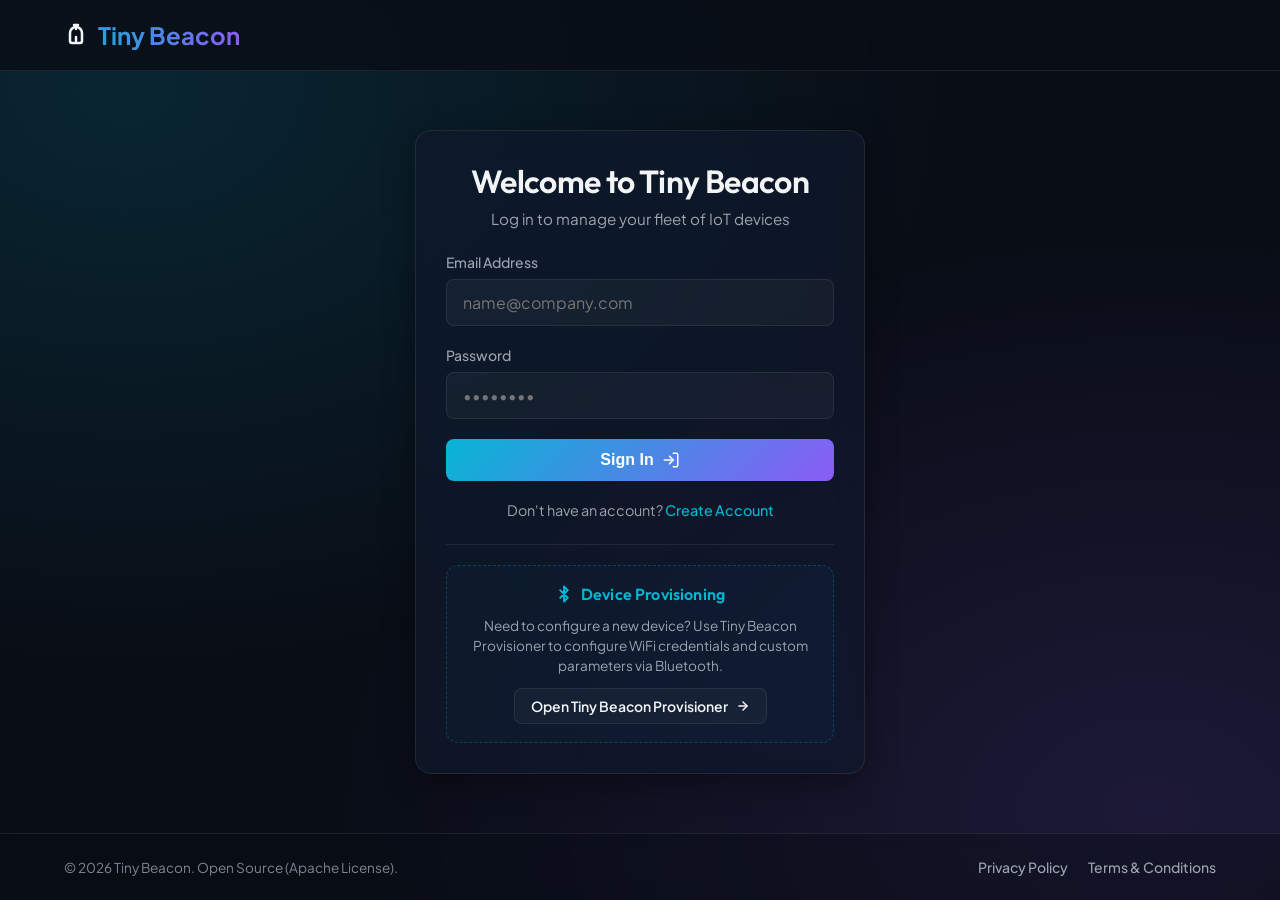
<file: backend/static/index.html>
<!DOCTYPE html>
<html lang="en">

<head>
    <meta charset="UTF-8">
    <meta name="viewport" content="width=device-width, initial-scale=1.0">
    <title>Tiny Beacon - Publisher Portal</title>
    <link rel="stylesheet" href="style.css">
    <script src="https://code.jquery.com/jquery-3.7.1.min.js"></script>
</head>

<body>
    <header>
        <div class="nav-container">
            <div class="logo">
                <svg width="24" height="24" viewBox="0 0 24 24" fill="none" stroke="currentColor" stroke-width="2.5"
                    stroke-linecap="round" stroke-linejoin="round">
                    <path d="M18 10a6 6 0 0 0-12 0v8a2 2 0 0 0 2 2h8a2 2 0 0 0 2-2v-8Z" />
                    <path d="M12 14v4" />
                    <path d="M10 2h4" />
                    <path d="M12 2v4" />
                </svg>
                Tiny Beacon
            </div>
        </div>
    </header>

    <main class="auth-wrapper">
        <div class="glass-card auth-card">

            <!-- ALERT BANNER -->
            <div id="alert-box" class="alert"></div>

            <!-- LOGIN FORM -->
            <div id="login-section">
                <div class="auth-header">
                    <h2>Welcome to Tiny Beacon</h2>
                    <p>Log in to manage your fleet of IoT devices</p>
                </div>
                <form id="login-form">
                    <div class="form-group">
                        <label for="login-email">Email Address</label>
                        <input type="email" id="login-email" required placeholder="name@company.com">
                    </div>
                    <div class="form-group">
                        <label for="login-password">Password</label>
                        <input type="password" id="login-password" required placeholder="••••••••">
                    </div>
                    <button type="submit" class="btn btn-primary">
                        Sign In
                        <svg width="18" height="18" viewBox="0 0 24 24" fill="none" stroke="currentColor"
                            stroke-width="2" stroke-linecap="round" stroke-linejoin="round">
                            <path d="M15 3h4a2 2 0 0 1 2 2v14a2 2 0 0 1-2 2h-4" />
                            <polyline points="10 17 15 12 10 7" />
                            <line x1="15" y1="12" x2="3" y2="12" />
                        </svg>
                    </button>
                </form>
                <div class="auth-footer">
                    Don't have an account? <a href="#" id="go-to-register">Create Account</a>
                </div>
            </div>

            <!-- REGISTRATION FORM -->
            <div id="register-section" style="display: none;">
                <div class="auth-header">
                    <h2>Get Started</h2>
                    <p>Create a publisher account to provision your IoT devices</p>
                </div>
                <form id="register-form">
                    <div class="form-group">
                        <label for="reg-name">Company / Publisher Name</label>
                        <input type="text" id="reg-name" required placeholder="e.g. Acme Sensors Ltd">
                    </div>
                    <div class="form-group">
                        <label for="reg-email">Email Address</label>
                        <input type="email" id="reg-email" required placeholder="name@company.com">
                    </div>
                    <div class="form-group">
                        <label for="reg-password">Password</label>
                        <input type="password" id="reg-password" required placeholder="••••••••">
                    </div>
                    <button type="submit" class="btn btn-primary">
                        Register Account
                        <svg width="18" height="18" viewBox="0 0 24 24" fill="none" stroke="currentColor"
                            stroke-width="2" stroke-linecap="round" stroke-linejoin="round">
                            <path d="M16 21v-2a4 4 0 0 0-4-4H6a4 4 0 0 0-4 4v2" />
                            <circle cx="9" cy="7" r="4" />
                            <line x1="19" y1="8" x2="19" y2="14" />
                            <line x1="22" y1="11" x2="16" y2="11" />
                        </svg>
                    </button>
                </form>
                <div class="auth-footer">
                    Already have an account? <a href="#" id="go-to-login">Sign In</a>
                </div>
            </div>

            <!-- BLE PROMO BANNER -->
            <div class="ble-promo-container">
                <div class="ble-promo-card">
                    <div class="ble-promo-header">
                        <svg width="18" height="18" viewBox="0 0 24 24" fill="none" stroke="currentColor"
                            stroke-width="2.5" stroke-linecap="round" stroke-linejoin="round">
                            <path d="m7 7 10 10-5 5V2l5 5L7 17" />
                        </svg>
                        <span>Device Provisioning</span>
                    </div>
                    <p class="ble-promo-desc">
                        Need to configure a new device? Use Tiny Beacon Provisioner to configure WiFi credentials
                        and custom parameters via Bluetooth.
                    </p>
                    <a href="/web-ble" class="ble-promo-btn">
                        Open Tiny Beacon Provisioner
                        <svg width="14" height="14" viewBox="0 0 24 24" fill="none" stroke="currentColor"
                            stroke-width="2.5" stroke-linecap="round" stroke-linejoin="round">
                            <line x1="5" y1="12" x2="19" y2="12" />
                            <polyline points="12 5 19 12 12 19" />
                        </svg>
                    </a>
                </div>
            </div>

        </div>
    </main>

    <footer>
        <div class="footer-container">
            <div class="footer-copy">
                &copy; 2026 Tiny Beacon. Open Source (Apache License).
            </div>
            <div class="footer-links">
                <a href="/privacy">Privacy Policy</a>
                <a href="/terms">Terms & Conditions</a>
            </div>
        </div>
    </footer>

    <script src="app.js"></script>
</body>

</html>
</file>
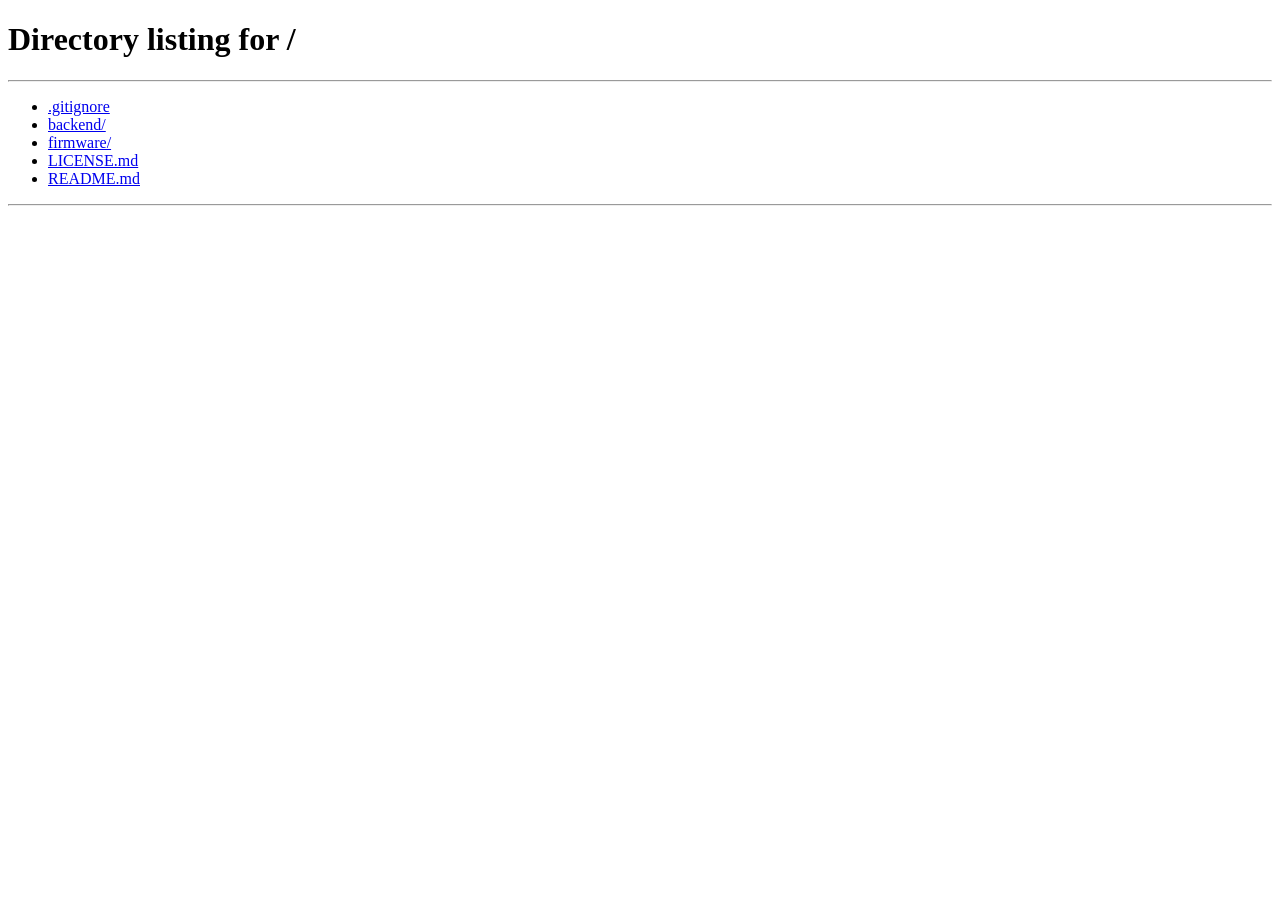
<file: backend/static/dashboard.html>
<!DOCTYPE html>
<html lang="en">

<head>
    <meta charset="UTF-8">
    <meta name="viewport" content="width=device-width, initial-scale=1.0">
    <title>TinyBeacon - Dashboard</title>
    <link rel="stylesheet" href="style.css">
    <script src="https://code.jquery.com/jquery-3.7.1.min.js"></script>
</head>

<body>
    <header>
        <div class="nav-container">
            <div class="logo">
                <svg width="24" height="24" viewBox="0 0 24 24" fill="none" stroke="currentColor" stroke-width="2.5"
                    stroke-linecap="round" stroke-linejoin="round">
                    <path d="M18 10a6 6 0 0 0-12 0v8a2 2 0 0 0 2 2h8a2 2 0 0 0 2-2v-8Z" />
                    <path d="M12 14v4" />
                    <path d="M10 2h4" />
                    <path d="M12 2v4" />
                </svg>
                Tiny Beacon Publisher Portal
            </div>
            <div class="user-badge">
                <span id="pub-name-display" style="font-weight: 600;">Loading Publisher...</span>
                <span class="ble-badge" id="pub-ble-display">....</span>
                <button class="logout-btn" id="logout-btn">Log Out</button>
            </div>
        </div>
    </header>

    <main class="container">
        <div class="dashboard-grid">

            <!-- SIDEBAR: LIST OF APPS -->
            <div class="app-sidebar">
                <div class="sidebar-header">
                    <h3>Your Apps</h3>
                    <button class="btn btn-primary" id="open-create-app-btn"
                        style="padding: 6px 12px; font-size: 0.85rem; width: auto;">+ New App</button>
                </div>
                <div class="app-list" id="apps-container">
                    <!-- Apps dynamically rendered here -->
                    <div style="text-align: center; color: var(--text-secondary); padding: 20px;">Loading apps...</div>
                </div>
            </div>

            <!-- MAIN AREA: APP DETAILS / SETUP / ACTIVATIONS -->
            <div class="app-detail">
                <div class="glass-card" id="detail-card" style="display: none;">

                    <div
                        style="display: flex; justify-content: space-between; align-items: flex-start; border-bottom: 1px solid var(--border-card); padding-bottom: 20px; margin-bottom: 20px;">
                        <div>
                            <h2 id="detail-app-name" style="font-size: 1.8rem; margin-bottom: 5px;">App Name</h2>
                            <p style="font-size: 0.9rem; color: var(--text-secondary);">
                                BLE Broadcast Target Name: <strong id="detail-ble-full"
                                    style="color: var(--primary); font-family: monospace;">DEV:XXXX:XXXX</strong>
                            </p>
                        </div>
                        <div style="display: flex; gap: 10px;">
                            <button class="btn btn-secondary" id="edit-app-btn"
                                style="padding: 8px 16px; font-size: 0.9rem; width: auto; background: rgba(255,255,255,0.05); color: var(--text-primary); border: 1px solid rgba(255,255,255,0.1);">Edit
                                App</button>
                            <button class="btn btn-danger" id="delete-app-btn"
                                style="padding: 8px 16px; font-size: 0.9rem; width: auto;">Delete App</button>
                        </div>
                    </div>

                    <div class="tabs">
                        <button class="tab-btn active" data-tab="branding">Branding & Fields</button>
                        <button class="tab-btn" data-tab="activations">Activations History</button>
                    </div>

                    <!-- TAB 1: BRANDING & FIELDS -->
                    <div class="tab-content" id="tab-branding">
                        <div class="branding-preview-container">
                            <div>
                                <h3 style="margin-bottom: 15px;">Configuration</h3>
                                <div class="form-group">
                                    <label>Primary Brand Color</label>
                                    <div style="display: flex; gap: 10px; align-items: center;">
                                        <div id="brand-color-indicator"
                                            style="width: 36px; height: 36px; border-radius: 8px; border: 1px solid var(--border-card);">
                                        </div>
                                        <span id="detail-brand-color">#00b4d8</span>
                                    </div>
                                </div>
                                <div class="form-group">
                                    <label>Logo / Brand Icon URL</label>
                                    <p id="detail-logo-url"
                                        style="word-break: break-all; color: var(--text-secondary); font-size: 0.95rem;">
                                        None configured</p>
                                </div>
                                <div class="form-group">
                                    <label>Custom Dynamic Fields (BLE Config Characteristic)</label>
                                    <div id="detail-fields-list">
                                        <!-- Fields dynamically rendered here -->
                                    </div>
                                </div>
                            </div>
                            <div class="branding-preview-card">
                                <span
                                    style="font-size: 0.8rem; text-transform: uppercase; letter-spacing: 0.05em; color: var(--text-secondary); margin-bottom: 15px; display: block;">Preview</span>
                                <img id="preview-logo-img" class="preview-logo"
                                    src="https://images.unsplash.com/photo-1516321318423-f06f85e504b3?w=120&auto=format&fit=crop&q=60"
                                    alt="App Logo">
                                <h4 id="preview-app-title" style="margin-bottom: 5px;">My App</h4>
                                <p style="font-size: 0.75rem; color: var(--text-secondary); margin-bottom: 15px;"
                                    id="preview-publisher-title">Acme Inc</p>
                                <div id="preview-color-bar"
                                    style="height: 4px; width: 80px; border-radius: 2px; margin: 0 auto 20px;"></div>

                                <div
                                    style="text-align: left; width: 100%; border: 1px solid var(--border-card); padding: 10px; border-radius: 8px; font-size: 0.75rem; background: rgba(0, 0, 0, 0.2);">
                                    <span
                                        style="color: var(--text-secondary); display: block; margin-bottom: 8px;">Dynamic
                                        field requested:</span>
                                    <div id="preview-custom-inputs">
                                        <!-- Custom preview inputs go here -->
                                    </div>
                                </div>
                            </div>
                        </div>
                    </div>

                    <!-- TAB 2: ACTIVATIONS -->
                    <div class="tab-content" id="tab-activations" style="display: none;">
                        <h3 style="margin-bottom: 15px;">Device Activations</h3>
                        <div id="activations-table-container">
                            <table>
                                <thead>
                                    <tr>
                                        <th>MAC Address</th>
                                        <th>Custom Fields Captured</th>
                                        <th>Activated At</th>
                                    </tr>
                                </thead>
                                <tbody id="activations-table-body">
                                    <!-- Dynamic rows -->
                                </tbody>
                            </table>
                        </div>
                    </div>

                </div>

                <!-- EMPTY STATE -->
                <div class="glass-card empty-state" id="empty-state-card">
                    <svg width="64" height="64" viewBox="0 0 24 24" fill="none" stroke="currentColor" stroke-width="1.5"
                        stroke-linecap="round" stroke-linejoin="round">
                        <path d="M12 2v20" />
                        <path d="M17 5H9.5a3.5 3.5 0 0 0 0 7h5a3.5 3.5 0 0 1 0 7H6" />
                    </svg>
                    <h2>Select or Create an App</h2>
                    <p>Configure custom brands and Dynamic BLE Provisioning attributes.</p>
                </div>

            </div>

        </div>
    </main>

    <!-- MODAL: CREATE APP -->
    <div class="modal-backdrop" id="create-app-modal">
        <div class="glass-card modal">
            <div class="modal-header">
                <h3>Create New Smart Provisioning App</h3>
                <button class="close-modal-btn" id="close-modal-btn">&times;</button>
            </div>

            <div id="modal-alert-box" class="alert"></div>

            <form id="create-app-form">
                <div class="form-group">
                    <label for="app-name">App Name</label>
                    <input type="text" id="app-name" required placeholder="e.g. Smart Smart Kettle">
                </div>

                <div class="form-group">
                    <label for="branding-logo">Logo / Brand Icon URL</label>
                    <input type="url" id="branding-logo" placeholder="https://example.com/logo.png">
                </div>

                <div class="form-group">
                    <label for="branding-color">Primary Branding Color</label>
                    <input type="color" id="branding-color" value="#00b4d8"
                        style="height: 50px; padding: 5px; cursor: pointer;">
                </div>

                <!-- SCHEMA BUILDER -->
                <div class="form-group">
                    <label>Dynamic Provisioning Custom Fields (SSID and Password are automatic)</label>
                    <div class="fields-builder-list" id="fields-builder-list">
                        <!-- Items populated by JS -->
                    </div>
                    <button type="button" class="btn btn-secondary" id="add-builder-field-btn"
                        style="padding: 6px 12px; font-size: 0.85rem; width: auto;">
                        + Add Custom Field
                    </button>
                </div>

                <button type="submit" class="btn btn-primary" style="margin-top: 20px;">
                    Save Configuration
                </button>
            </form>
        </div>
    </div>

    <footer>
        <div class="footer-container">
            <div class="footer-copy">
                &copy; 2026 Tiny Beacon. Open Source (Apache License).
            </div>
            <div class="footer-links">
                <a href="/privacy">Privacy Policy</a>
                <a href="/terms">Terms & Conditions</a>
            </div>
        </div>
    </footer>

    <script src="app.js"></script>
</body>

</html>
</file>
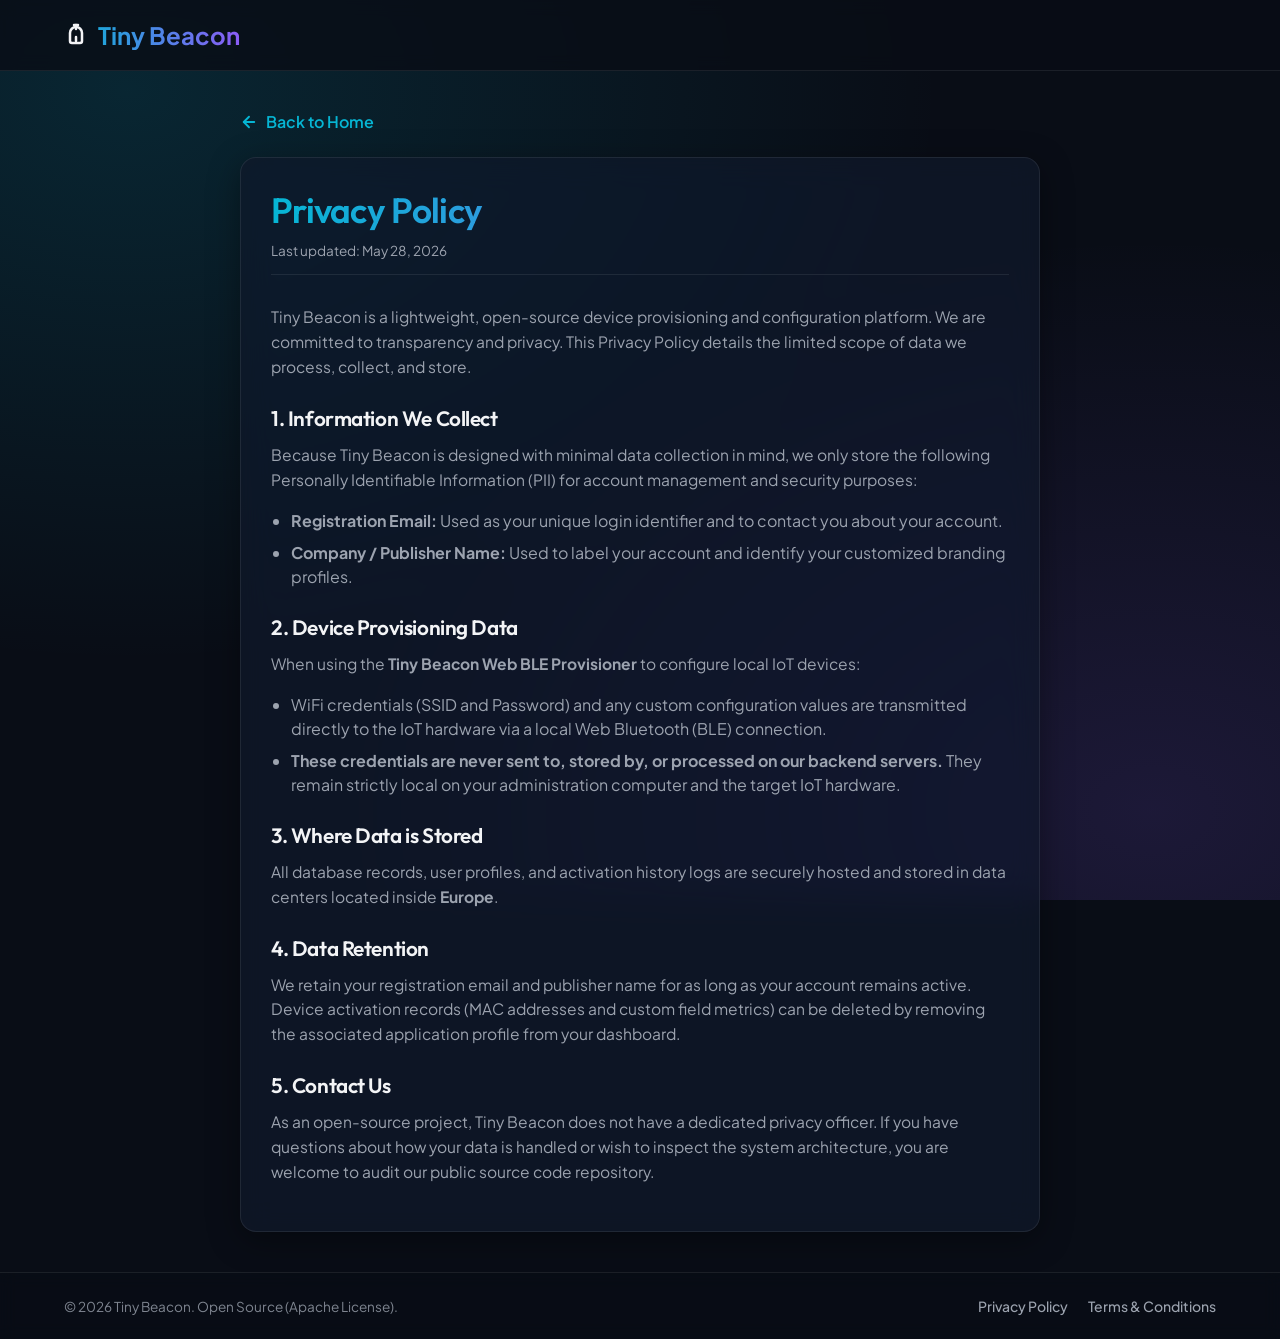
<file: backend/static/privacy.html>
<!DOCTYPE html>
<html lang="en">

<head>
    <meta charset="UTF-8">
    <meta name="viewport" content="width=device-width, initial-scale=1.0">
    <title>Tiny Beacon - Privacy Policy</title>
    <link rel="stylesheet" href="style.css">
</head>

<body>
    <header>
        <div class="nav-container">
            <div class="logo">
                <svg width="24" height="24" viewBox="0 0 24 24" fill="none" stroke="currentColor" stroke-width="2.5"
                    stroke-linecap="round" stroke-linejoin="round">
                    <path d="M18 10a6 6 0 0 0-12 0v8a2 2 0 0 0 2 2h8a2 2 0 0 0 2-2v-8Z" />
                    <path d="M12 14v4" />
                    <path d="M10 2h4" />
                    <path d="M12 2v4" />
                </svg>
                Tiny Beacon
            </div>
        </div>
    </header>

    <main class="legal-wrapper">
        <a href="/" class="back-link">
            <svg width="18" height="18" viewBox="0 0 24 24" fill="none" stroke="currentColor" stroke-width="2.5"
                stroke-linecap="round" stroke-linejoin="round">
                <line x1="19" y1="12" x2="5" y2="12" />
                <polyline points="12 19 5 12 12 5" />
            </svg>
            Back to Home
        </a>

        <div class="glass-card legal-card">
            <h1>Privacy Policy</h1>
            <p class="legal-meta">Last updated: May 28, 2026</p>

            <div class="legal-content">
                <p>
                    Tiny Beacon is a lightweight, open-source device provisioning and configuration platform. We are
                    committed to transparency and privacy. This Privacy Policy details the limited scope of data we
                    process, collect, and store.
                </p>

                <h2>1. Information We Collect</h2>
                <p>
                    Because Tiny Beacon is designed with minimal data collection in mind, we only store the following
                    Personally Identifiable Information (PII) for account management and security purposes:
                </p>
                <ul>
                    <li><strong>Registration Email:</strong> Used as your unique login identifier and to contact you
                        about your account.</li>
                    <li><strong>Company / Publisher Name:</strong> Used to label your account and identify your
                        customized branding profiles.</li>
                </ul>

                <h2>2. Device Provisioning Data</h2>
                <p>
                    When using the <strong>Tiny Beacon Web BLE Provisioner</strong> to configure local IoT devices:
                </p>
                <ul>
                    <li>WiFi credentials (SSID and Password) and any custom configuration values are transmitted
                        directly to the IoT hardware via a local Web Bluetooth (BLE) connection.</li>
                    <li><strong>These credentials are never sent to, stored by, or processed on our backend
                            servers.</strong> They remain strictly local on your administration computer and the target
                        IoT hardware.</li>
                </ul>

                <h2>3. Where Data is Stored</h2>
                <p>
                    All database records, user profiles, and activation history logs are securely hosted and stored in
                    data centers located inside <strong>Europe</strong>.
                </p>

                <h2>4. Data Retention</h2>
                <p>
                    We retain your registration email and publisher name for as long as your account remains active.
                    Device activation records (MAC addresses and custom field metrics) can be deleted by removing the
                    associated application profile from your dashboard.
                </p>

                <h2>5. Contact Us</h2>
                <p>
                    As an open-source project, Tiny Beacon does not have a dedicated privacy officer. If you have
                    questions about how your data is handled or wish to inspect the system architecture, you are welcome
                    to audit our public source code repository.
                </p>
            </div>
        </div>
    </main>

    <footer>
        <div class="footer-container">
            <div class="footer-copy">
                &copy; 2026 Tiny Beacon. Open Source (Apache License).
            </div>
            <div class="footer-links">
                <a href="/privacy">Privacy Policy</a>
                <a href="/terms">Terms & Conditions</a>
            </div>
        </div>
    </footer>
</body>

</html>
</file>
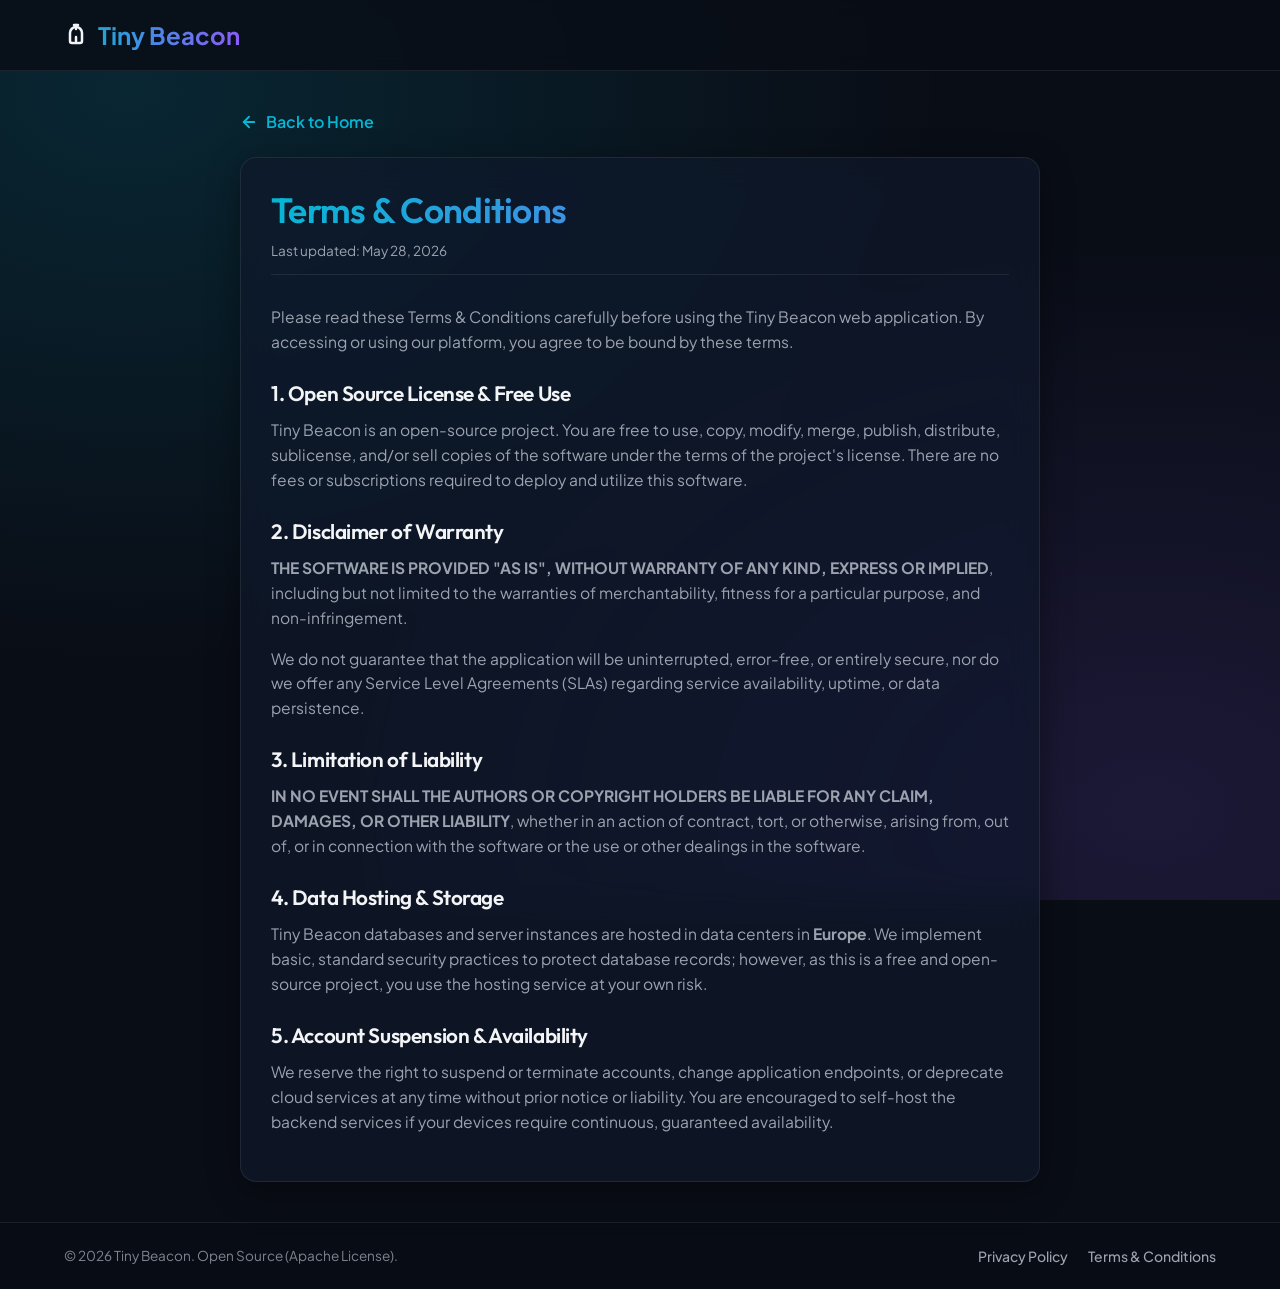
<file: backend/static/terms.html>
<!DOCTYPE html>
<html lang="en">

<head>
    <meta charset="UTF-8">
    <meta name="viewport" content="width=device-width, initial-scale=1.0">
    <title>Tiny Beacon - Terms & Conditions</title>
    <link rel="stylesheet" href="style.css">
</head>

<body>
    <header>
        <div class="nav-container">
            <div class="logo">
                <svg width="24" height="24" viewBox="0 0 24 24" fill="none" stroke="currentColor" stroke-width="2.5"
                    stroke-linecap="round" stroke-linejoin="round">
                    <path d="M18 10a6 6 0 0 0-12 0v8a2 2 0 0 0 2 2h8a2 2 0 0 0 2-2v-8Z" />
                    <path d="M12 14v4" />
                    <path d="M10 2h4" />
                    <path d="M12 2v4" />
                </svg>
                Tiny Beacon
            </div>
        </div>
    </header>

    <main class="legal-wrapper">
        <a href="/" class="back-link">
            <svg width="18" height="18" viewBox="0 0 24 24" fill="none" stroke="currentColor" stroke-width="2.5"
                stroke-linecap="round" stroke-linejoin="round">
                <line x1="19" y1="12" x2="5" y2="12" />
                <polyline points="12 19 5 12 12 5" />
            </svg>
            Back to Home
        </a>

        <div class="glass-card legal-card">
            <h1>Terms & Conditions</h1>
            <p class="legal-meta">Last updated: May 28, 2026</p>

            <div class="legal-content">
                <p>
                    Please read these Terms & Conditions carefully before using the Tiny Beacon web application. By
                    accessing or using our platform, you agree to be bound by these terms.
                </p>

                <h2>1. Open Source License & Free Use</h2>
                <p>
                    Tiny Beacon is an open-source project. You are free to use, copy, modify, merge, publish,
                    distribute, sublicense, and/or sell copies of the software under the terms of the project's license.
                    There are no fees or subscriptions required to deploy and utilize this software.
                </p>

                <h2>2. Disclaimer of Warranty</h2>
                <p>
                    <strong>THE SOFTWARE IS PROVIDED "AS IS", WITHOUT WARRANTY OF ANY KIND, EXPRESS OR IMPLIED</strong>,
                    including but not limited to the warranties of merchantability, fitness for a particular purpose,
                    and non-infringement.
                </p>
                <p>
                    We do not guarantee that the application will be uninterrupted, error-free, or entirely secure, nor
                    do we offer any Service Level Agreements (SLAs) regarding service availability, uptime, or data
                    persistence.
                </p>

                <h2>3. Limitation of Liability</h2>
                <p>
                    <strong>IN NO EVENT SHALL THE AUTHORS OR COPYRIGHT HOLDERS BE LIABLE FOR ANY CLAIM, DAMAGES, OR
                        OTHER LIABILITY</strong>, whether in an action of contract, tort, or otherwise, arising from,
                    out of, or in connection with the software or the use or other dealings in the software.
                </p>

                <h2>4. Data Hosting & Storage</h2>
                <p>
                    Tiny Beacon databases and server instances are hosted in data centers in <strong>Europe</strong>. We
                    implement basic, standard security practices to protect database records; however, as this is a free
                    and open-source project, you use the hosting service at your own risk.
                </p>

                <h2>5. Account Suspension & Availability</h2>
                <p>
                    We reserve the right to suspend or terminate accounts, change application endpoints, or deprecate
                    cloud services at any time without prior notice or liability. You are encouraged to self-host the
                    backend services if your devices require continuous, guaranteed availability.
                </p>
            </div>
        </div>
    </main>

    <footer>
        <div class="footer-container">
            <div class="footer-copy">
                &copy; 2026 Tiny Beacon. Open Source (Apache License).
            </div>
            <div class="footer-links">
                <a href="/privacy">Privacy Policy</a>
                <a href="/terms">Terms & Conditions</a>
            </div>
        </div>
    </footer>
</body>

</html>
</file>
<file: backend/static/style.css>
@import url('https://fonts.googleapis.com/css2?family=Outfit:wght@300;400;500;600;700&family=Plus+Jakarta+Sans:wght@300;400;500;600;700&display=swap');

:root {
    --bg-dark: #090d16;
    --bg-card: rgba(17, 25, 40, 0.75);
    --border-card: rgba(255, 255, 255, 0.08);
    --text-primary: #f3f4f6;
    --text-secondary: #9ca3af;
    --primary: #06b6d4;
    --primary-hover: #0891b2;
    --secondary: #8b5cf6;
    --accent-green: #10b981;
    --accent-red: #ef4444;
    --font-heading: 'Outfit', sans-serif;
    --font-body: 'Plus Jakarta Sans', sans-serif;
}

* {
    box-sizing: border-box;
    margin: 0;
    padding: 0;
}

body {
    background-color: var(--bg-dark);
    background-image: 
        radial-gradient(at 10% 10%, rgba(6, 182, 212, 0.15) 0px, transparent 50%),
        radial-gradient(at 90% 90%, rgba(139, 92, 246, 0.15) 0px, transparent 50%);
    background-attachment: fixed;
    color: var(--text-primary);
    font-family: var(--font-body);
    min-height: 100vh;
    display: flex;
    flex-direction: column;
}

h1, h2, h3, h4 {
    font-family: var(--font-heading);
    font-weight: 600;
    letter-spacing: -0.02em;
}

/* Glassmorphism card utility */
.glass-card {
    background: var(--bg-card);
    backdrop-filter: blur(16px) saturate(180%);
    -webkit-backdrop-filter: blur(16px) saturate(180%);
    border: 1px solid var(--border-card);
    border-radius: 16px;
    padding: 30px;
    box-shadow: 0 8px 32px 0 rgba(0, 0, 0, 0.37);
}

/* Page container */
.container {
    max-width: 1200px;
    width: 90%;
    margin: 40px auto;
}

/* Header & Nav */
header {
    border-bottom: 1px solid var(--border-card);
    padding: 20px 0;
    backdrop-filter: blur(8px);
    position: sticky;
    top: 0;
    z-index: 100;
    background: rgba(9, 13, 22, 0.8);
}

.nav-container {
    max-width: 1200px;
    width: 90%;
    margin: 0 auto;
    display: flex;
    justify-content: space-between;
    align-items: center;
}

.logo {
    display: flex;
    align-items: center;
    gap: 10px;
    font-size: 1.5rem;
    font-weight: 700;
    background: linear-gradient(to right, var(--primary), var(--secondary));
    -webkit-background-clip: text;
    -webkit-text-fill-color: transparent;
}

.user-badge {
    display: flex;
    align-items: center;
    gap: 15px;
}

.logout-btn {
    background: transparent;
    border: 1px solid var(--border-card);
    color: var(--text-secondary);
    padding: 8px 16px;
    border-radius: 8px;
    cursor: pointer;
    transition: all 0.2s ease;
}

.logout-btn:hover {
    color: var(--text-primary);
    border-color: var(--text-primary);
    background: rgba(255, 255, 255, 0.05);
}

/* Auth Pages (Login/Register) */
.auth-wrapper {
    flex: 1;
    display: flex;
    justify-content: center;
    align-items: center;
    padding: 20px 0;
}

.auth-card {
    width: 100%;
    max-width: 450px;
}

.auth-header {
    text-align: center;
    margin-bottom: 25px;
}

.auth-header h2 {
    font-size: 2rem;
    margin-bottom: 8px;
}

.auth-header p {
    color: var(--text-secondary);
    font-size: 0.95rem;
}

/* Forms */
.form-group {
    margin-bottom: 20px;
}

label {
    display: block;
    font-size: 0.875rem;
    font-weight: 500;
    color: var(--text-secondary);
    margin-bottom: 8px;
}

input, select, textarea {
    width: 100%;
    background: rgba(255, 255, 255, 0.04);
    border: 1px solid var(--border-card);
    border-radius: 8px;
    padding: 12px 16px;
    color: var(--text-primary);
    font-family: var(--font-body);
    font-size: 1rem;
    transition: all 0.2s ease;
}

input:focus, select:focus, textarea:focus {
    outline: none;
    border-color: var(--primary);
    background: rgba(255, 255, 255, 0.08);
    box-shadow: 0 0 0 2px rgba(6, 182, 212, 0.2);
}

.btn {
    width: 100%;
    padding: 12px 24px;
    border-radius: 8px;
    font-weight: 600;
    font-size: 1rem;
    cursor: pointer;
    transition: all 0.2s ease;
    border: none;
    display: flex;
    justify-content: center;
    align-items: center;
    gap: 8px;
}

.btn-primary {
    background: linear-gradient(135deg, var(--primary), var(--secondary));
    color: #fff;
}

.btn-primary:hover {
    transform: translateY(-1px);
    box-shadow: 0 4px 15px rgba(6, 182, 212, 0.4);
}

.btn-secondary {
    background: transparent;
    border: 1px solid var(--border-card);
    color: var(--text-primary);
}

.btn-secondary:hover {
    background: rgba(255, 255, 255, 0.05);
}

.btn-danger {
    background: var(--accent-red);
    color: white;
}

.btn-danger:hover {
    background: #dc2626;
    box-shadow: 0 4px 15px rgba(239, 68, 68, 0.4);
}

.auth-footer {
    text-align: center;
    margin-top: 20px;
    font-size: 0.9rem;
    color: var(--text-secondary);
}

.auth-footer a {
    color: var(--primary);
    text-decoration: none;
    font-weight: 500;
}

.auth-footer a:hover {
    text-decoration: underline;
}

/* Dashboard Layout */
.dashboard-grid {
    display: grid;
    grid-template-columns: 350px 1fr;
    gap: 30px;
}

@media (max-width: 900px) {
    .dashboard-grid {
        grid-template-columns: 1fr;
    }
}

/* App list / Sidebar */
.app-sidebar {
    display: flex;
    flex-direction: column;
    gap: 20px;
}

.sidebar-header {
    display: flex;
    justify-content: space-between;
    align-items: center;
}

.app-list {
    display: flex;
    flex-direction: column;
    gap: 12px;
}

.app-item {
    padding: 15px;
    border-radius: 10px;
    border: 1px solid var(--border-card);
    background: rgba(255, 255, 255, 0.02);
    cursor: pointer;
    transition: all 0.2s ease;
    display: flex;
    justify-content: space-between;
    align-items: center;
}

.app-item:hover, .app-item.active {
    background: rgba(255, 255, 255, 0.07);
    border-color: var(--primary);
}

.app-item-info h4 {
    margin-bottom: 4px;
}

.app-item-info span {
    font-size: 0.8rem;
    color: var(--text-secondary);
}

.ble-badge {
    background: rgba(6, 182, 212, 0.15);
    color: var(--primary);
    padding: 2px 8px;
    border-radius: 4px;
    font-size: 0.75rem;
    font-family: monospace;
    font-weight: bold;
}

/* Detail Area */
.app-detail {
    display: flex;
    flex-direction: column;
    gap: 30px;
}

.empty-state {
    text-align: center;
    padding: 60px 20px;
    color: var(--text-secondary);
}

.empty-state svg {
    margin-bottom: 20px;
    opacity: 0.4;
}

/* Tabs */
.tabs {
    display: flex;
    gap: 10px;
    border-bottom: 1px solid var(--border-card);
    margin-bottom: 20px;
}

.tab-btn {
    background: transparent;
    border: none;
    color: var(--text-secondary);
    padding: 10px 20px;
    font-family: var(--font-heading);
    font-size: 1rem;
    font-weight: 500;
    cursor: pointer;
    border-bottom: 2px solid transparent;
    transition: all 0.2s ease;
}

.tab-btn.active {
    color: var(--primary);
    border-bottom-color: var(--primary);
}

/* Grid layout for Branding setup */
.branding-preview-container {
    display: grid;
    grid-template-columns: 1fr 200px;
    gap: 20px;
    align-items: start;
}

@media (max-width: 600px) {
    .branding-preview-container {
        grid-template-columns: 1fr;
    }
}

.branding-preview-card {
    height: 100%;
    display: flex;
    flex-direction: column;
    align-items: center;
    justify-content: center;
    border: 1px solid var(--border-card);
    border-radius: 12px;
    padding: 20px;
    text-align: center;
    background: rgba(255, 255, 255, 0.02);
}

.preview-logo {
    max-width: 80px;
    max-height: 80px;
    margin-bottom: 15px;
    border-radius: 8px;
}

/* Activations table */
table {
    width: 100%;
    border-collapse: collapse;
    margin-top: 15px;
}

th, td {
    padding: 12px 16px;
    text-align: left;
    border-bottom: 1px solid var(--border-card);
}

th {
    font-family: var(--font-heading);
    font-weight: 600;
    color: var(--text-secondary);
    font-size: 0.9rem;
}

td {
    font-size: 0.95rem;
}

tr:hover td {
    background: rgba(255, 255, 255, 0.01);
}

.field-pill {
    display: inline-block;
    background: rgba(255, 255, 255, 0.08);
    border-radius: 6px;
    padding: 2px 8px;
    margin: 2px;
    font-size: 0.8rem;
}

/* Custom Field Builder list */
.fields-builder-list {
    display: flex;
    flex-direction: column;
    gap: 10px;
    margin-bottom: 15px;
}

.field-builder-item {
    display: grid;
    grid-template-columns: 1fr 120px 50px;
    gap: 10px;
    align-items: center;
    background: rgba(255, 255, 255, 0.02);
    padding: 10px;
    border-radius: 8px;
    border: 1px solid var(--border-card);
}

.remove-field-btn {
    background: transparent;
    border: none;
    color: var(--accent-red);
    cursor: pointer;
    font-size: 1.2rem;
    padding: 5px;
    border-radius: 6px;
    transition: all 0.2s ease;
}

.remove-field-btn:hover {
    background: rgba(239, 68, 68, 0.1);
}

/* Modals */
.modal-backdrop {
    position: fixed;
    top: 0;
    left: 0;
    right: 0;
    bottom: 0;
    background: rgba(0, 0, 0, 0.6);
    backdrop-filter: blur(4px);
    display: flex;
    justify-content: center;
    align-items: center;
    z-index: 1000;
    opacity: 0;
    pointer-events: none;
    transition: opacity 0.3s ease;
}

.modal-backdrop.show {
    opacity: 1;
    pointer-events: auto;
}

.modal {
    width: 90%;
    max-width: 600px;
    transform: translateY(20px);
    transition: transform 0.3s ease;
}

.modal-backdrop.show .modal {
    transform: translateY(0);
}

.modal-header {
    display: flex;
    justify-content: space-between;
    align-items: center;
    margin-bottom: 20px;
}

.close-modal-btn {
    background: transparent;
    border: none;
    color: var(--text-secondary);
    font-size: 1.5rem;
    cursor: pointer;
}

.close-modal-btn:hover {
    color: var(--text-primary);
}

/* Alert notifications */
.alert {
    padding: 12px 16px;
    border-radius: 8px;
    margin-bottom: 20px;
    font-size: 0.95rem;
    display: none;
}

.alert-danger {
    background: rgba(239, 68, 68, 0.15);
    border: 1px solid rgba(239, 68, 68, 0.3);
    color: #fca5a5;
}

.alert-success {
    background: rgba(16, 185, 129, 0.15);
    border: 1px solid rgba(16, 185, 129, 0.3);
    color: #a7f3d0;
}

/* Web BLE Promo Banner */
.ble-promo-container {
    margin-top: 25px;
    padding-top: 20px;
    border-top: 1px solid var(--border-card);
    text-align: center;
}

.ble-promo-card {
    background: rgba(6, 182, 212, 0.03);
    border: 1px dashed rgba(6, 182, 212, 0.25);
    border-radius: 12px;
    padding: 18px;
    display: flex;
    flex-direction: column;
    align-items: center;
    gap: 12px;
    transition: all 0.3s ease;
}

.ble-promo-card:hover {
    background: rgba(6, 182, 212, 0.06);
    border-color: rgba(6, 182, 212, 0.6);
    transform: translateY(-1px);
}

.ble-promo-header {
    display: flex;
    align-items: center;
    gap: 8px;
    color: var(--primary);
}

.ble-promo-header svg {
    animation: blePulse 2.5s infinite ease-in-out;
}

.ble-promo-header span {
    font-family: var(--font-heading);
    font-weight: 600;
    font-size: 1rem;
    letter-spacing: 0.01em;
}

.ble-promo-desc {
    font-size: 0.85rem;
    color: var(--text-secondary);
    line-height: 1.45;
    margin: 0;
}

.ble-promo-btn {
    display: inline-flex;
    align-items: center;
    gap: 8px;
    background: rgba(255, 255, 255, 0.03);
    border: 1px solid var(--border-card);
    color: var(--text-primary);
    padding: 8px 16px;
    border-radius: 8px;
    font-size: 0.875rem;
    font-weight: 600;
    text-decoration: none;
    transition: all 0.2s ease;
    cursor: pointer;
}

.ble-promo-btn:hover {
    background: linear-gradient(135deg, var(--primary), var(--secondary));
    border-color: transparent;
    color: #fff;
    box-shadow: 0 4px 12px rgba(6, 182, 212, 0.25);
}

.ble-promo-btn svg {
    transition: transform 0.2s ease;
}

.ble-promo-btn:hover svg {
    transform: translateX(3px);
}

@keyframes blePulse {
    0% { transform: scale(1); opacity: 0.8; }
    50% { transform: scale(1.1); opacity: 1; filter: drop-shadow(0 0 4px rgba(6, 182, 212, 0.6)); }
    100% { transform: scale(1); opacity: 0.8; }
}

/* Premium Footer styling */
footer {
    border-top: 1px solid var(--border-card);
    padding: 24px 0;
    margin-top: auto;
    background: rgba(9, 13, 22, 0.4);
    text-align: center;
    backdrop-filter: blur(8px);
}

.footer-container {
    max-width: 1200px;
    width: 90%;
    margin: 0 auto;
    display: flex;
    justify-content: space-between;
    align-items: center;
    flex-wrap: wrap;
    gap: 15px;
}

@media (max-width: 600px) {
    .footer-container {
        flex-direction: column;
        align-items: center;
        text-align: center;
    }
}

.footer-links {
    display: flex;
    gap: 20px;
}

.footer-links a {
    color: var(--text-secondary);
    text-decoration: none;
    font-size: 0.875rem;
    font-weight: 500;
    transition: color 0.2s ease;
}

.footer-links a:hover {
    color: var(--primary);
}

.footer-copy {
    color: var(--text-secondary);
    font-size: 0.85rem;
    opacity: 0.8;
}

/* Legal / Information Pages Content Styling */
.legal-wrapper {
    max-width: 800px;
    width: 90%;
    margin: 40px auto;
    flex: 1;
}

.legal-card h1 {
    font-size: 2.2rem;
    margin-bottom: 10px;
    background: linear-gradient(to right, var(--primary), var(--secondary));
    -webkit-background-clip: text;
    -webkit-text-fill-color: transparent;
}

.legal-meta {
    font-size: 0.85rem;
    color: var(--text-secondary);
    margin-bottom: 30px;
    border-bottom: 1px solid var(--border-card);
    padding-bottom: 15px;
}

.legal-content h2 {
    font-size: 1.3rem;
    color: var(--text-primary);
    margin: 25px 0 12px;
}

.legal-content p {
    color: var(--text-secondary);
    font-size: 0.975rem;
    line-height: 1.6;
    margin-bottom: 16px;
}

.legal-content ul {
    margin-left: 20px;
    margin-bottom: 20px;
    color: var(--text-secondary);
}

.legal-content li {
    margin-bottom: 8px;
    line-height: 1.5;
}

.back-link {
    display: inline-flex;
    align-items: center;
    gap: 8px;
    color: var(--primary);
    text-decoration: none;
    font-weight: 600;
    margin-bottom: 25px;
    transition: color 0.2s ease, transform 0.2s ease;
}

.back-link:hover {
    color: var(--primary-hover);
    transform: translateX(-3px);
}
</file>
